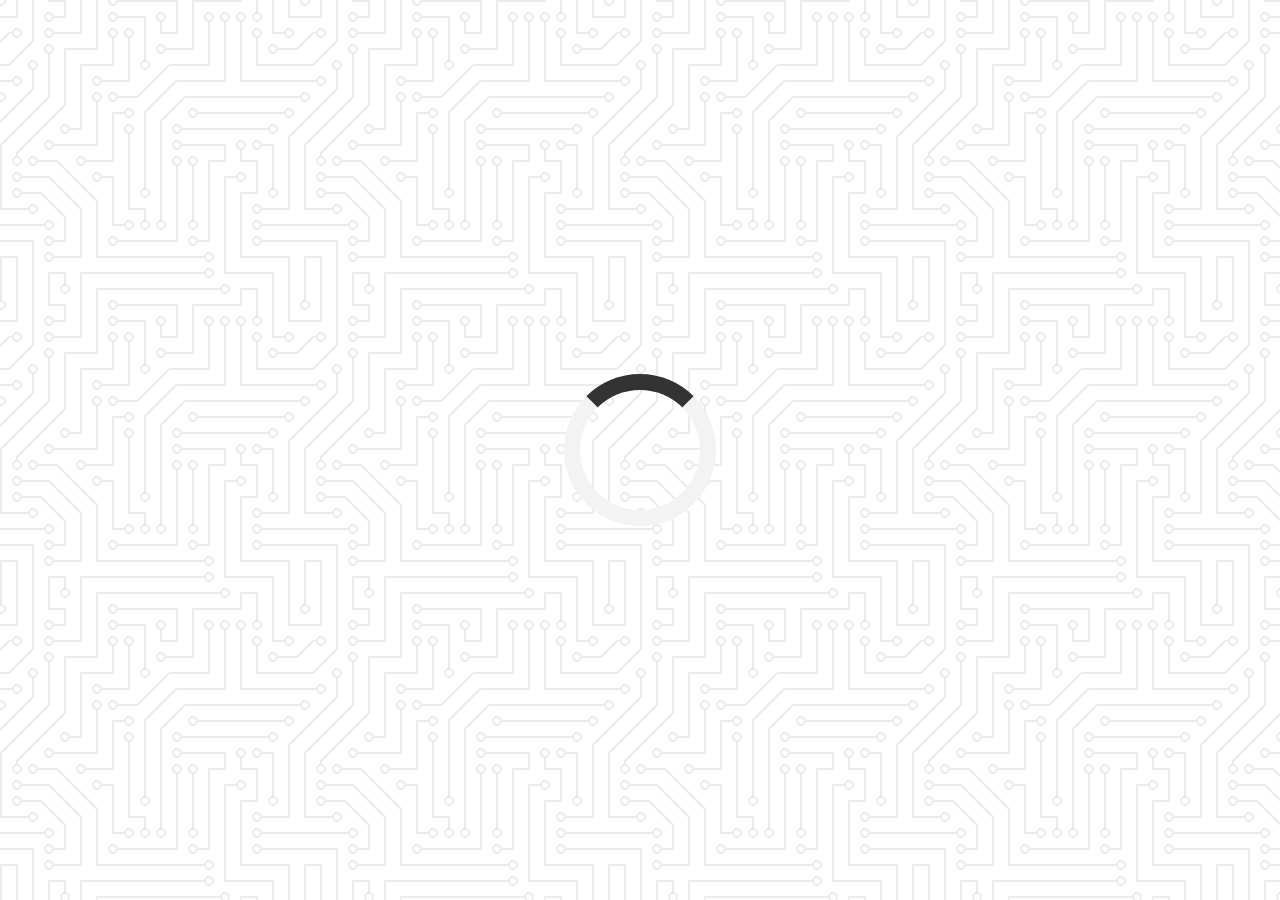
<file: 001-quote-generator/index.html>
<!DOCTYPE html>
<html lang="en">
  <head>
    <meta charset="UTF-8" />
    <meta name="viewport" content="width=device-width, initial-scale=1.0" />
    <title>Quote Generator</title>
    <link rel="icon" type="image/png" href="../000 - Template/favicon.png" />
    <link
      rel="stylesheet"
      href="https://cdnjs.cloudflare.com/ajax/libs/font-awesome/5.10.2/css/all.min.css"
    />
    <link rel="stylesheet" href="style.css" />
  </head>
  <body>
    <div class="quote-container">
      <!-- Quote -->
      <div class="quote-text">
        <i class="fas fa-quote-left"></i>
        <span class="quote"></span>
      </div>

      <!-- Author -->
      <div class="quote-author">
        <span class="author"></span>
      </div>

      <!-- Btns -->
      <div class="btns-container">
        <button class="twitter" title="Tweet this!">
          <i class="fab fa-twitter"></i>
        </button>
        <button class="new-quote">New Quote</button>
      </div>
    </div>

    <div class="loader"></div>

    <script src="script.js"></script>
  </body>
</html>
</file>
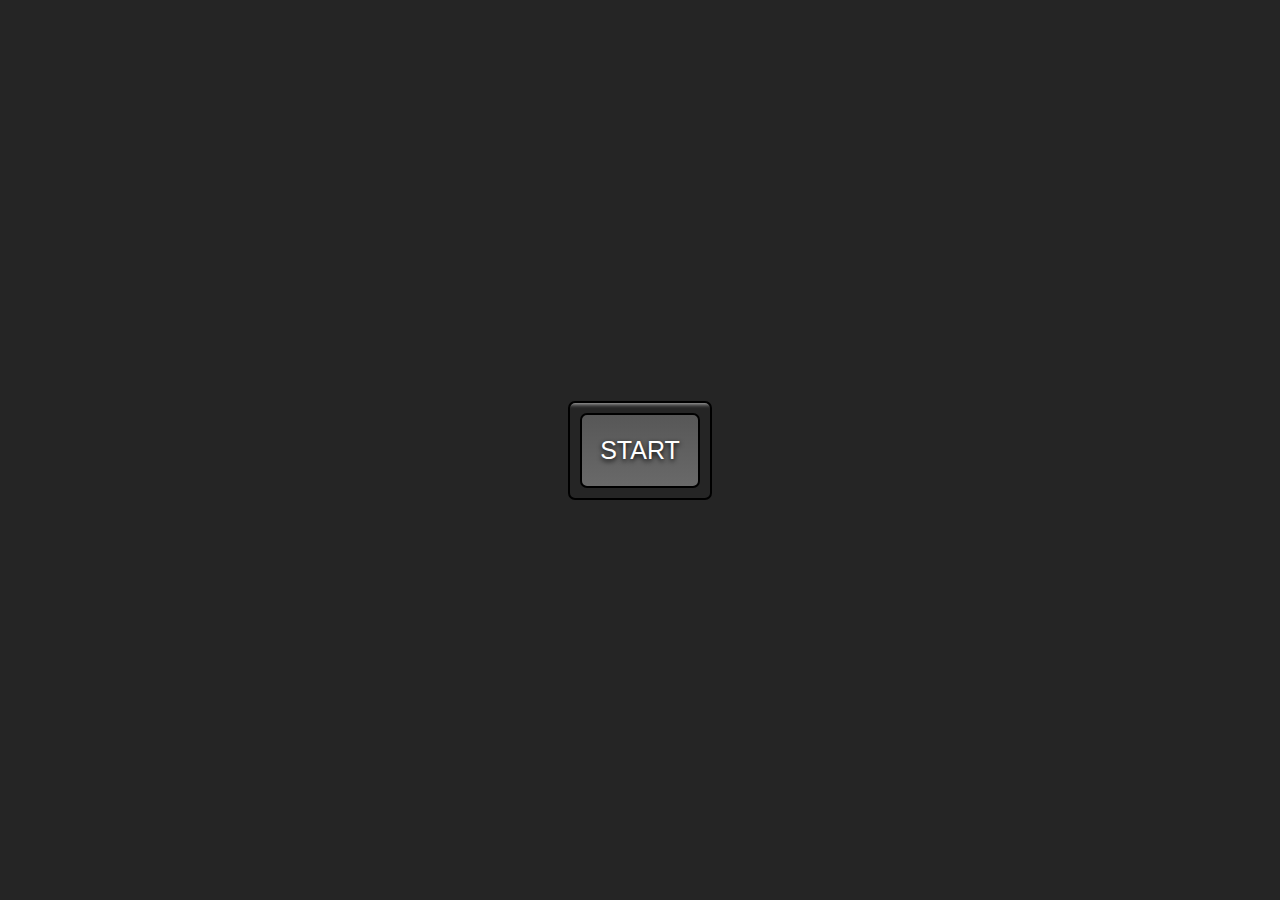
<file: 003 - Picture in picture/index.html>
<!DOCTYPE html>
<html lang="en">
  <head>
    <meta charset="UTF-8" />
    <meta name="viewport" content="width=device-width, initial-scale=1.0" />
    <title>Template</title>
    <link rel="icon" type="image/png" href="../000 - Template/favicon.png" />
    <link rel="stylesheet" href="style.css" />
  </head>
  <video id="video" controls height="360" width="640" hidden></video>
  <div class="btn-container">
    <button id="btn">Start</button>
  </div>

  <body>
    <script src="script.js"></script>
  </body>
</html>
</file>
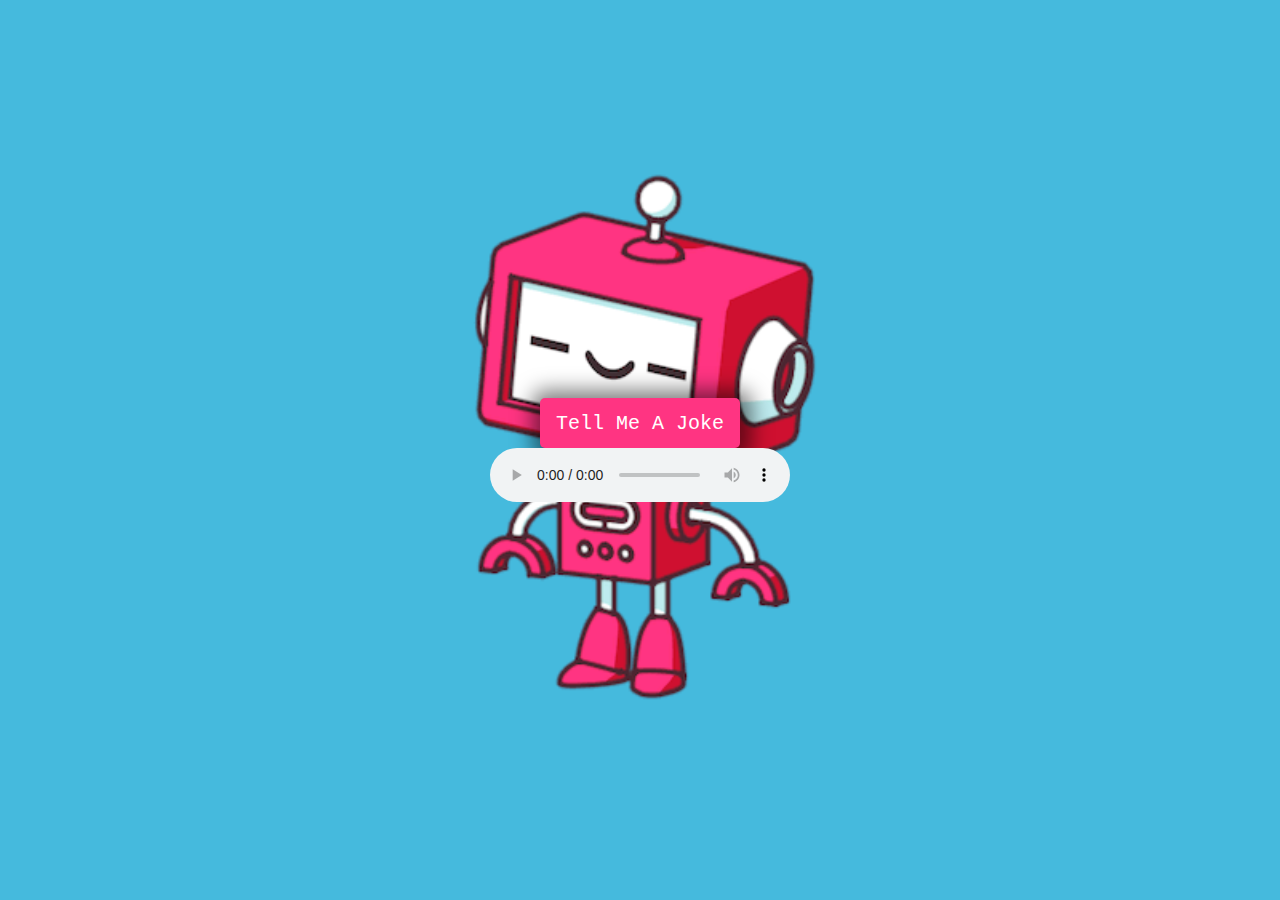
<file: 004-joke-teller/index.html>
<!DOCTYPE html>
<html lang="en">
  <head>
    <meta charset="UTF-8" />
    <meta name="viewport" content="width=device-width, initial-scale=1.0" />
    <title>Joke teller</title>
    <link rel="icon" type="image/png" href="favicon.png" />
    <link rel="stylesheet" href="style.css" />
  </head>
  <body>
    <button>Tell Me A Joke</button>
    <audio controls></audio>

    <!-- Script -->
    <script src="script.js"></script>
  </body>
</html>
</file>
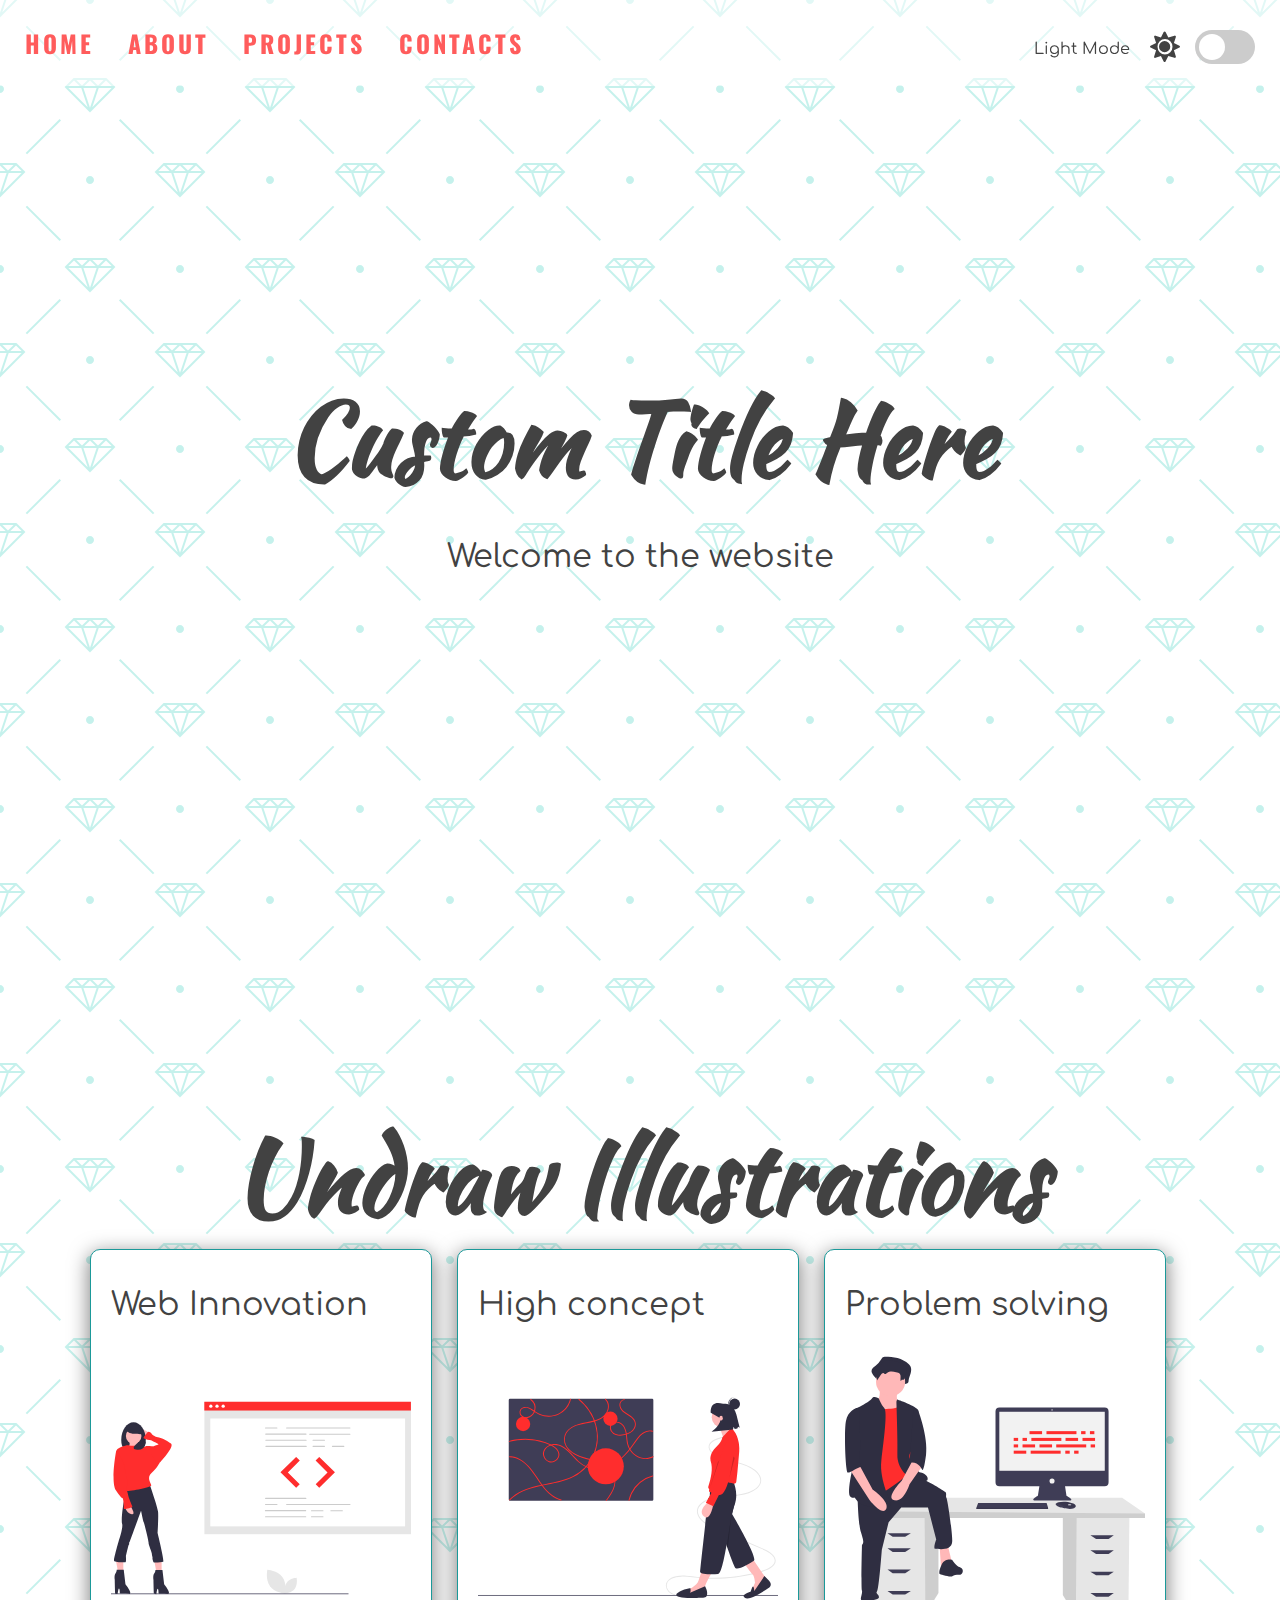
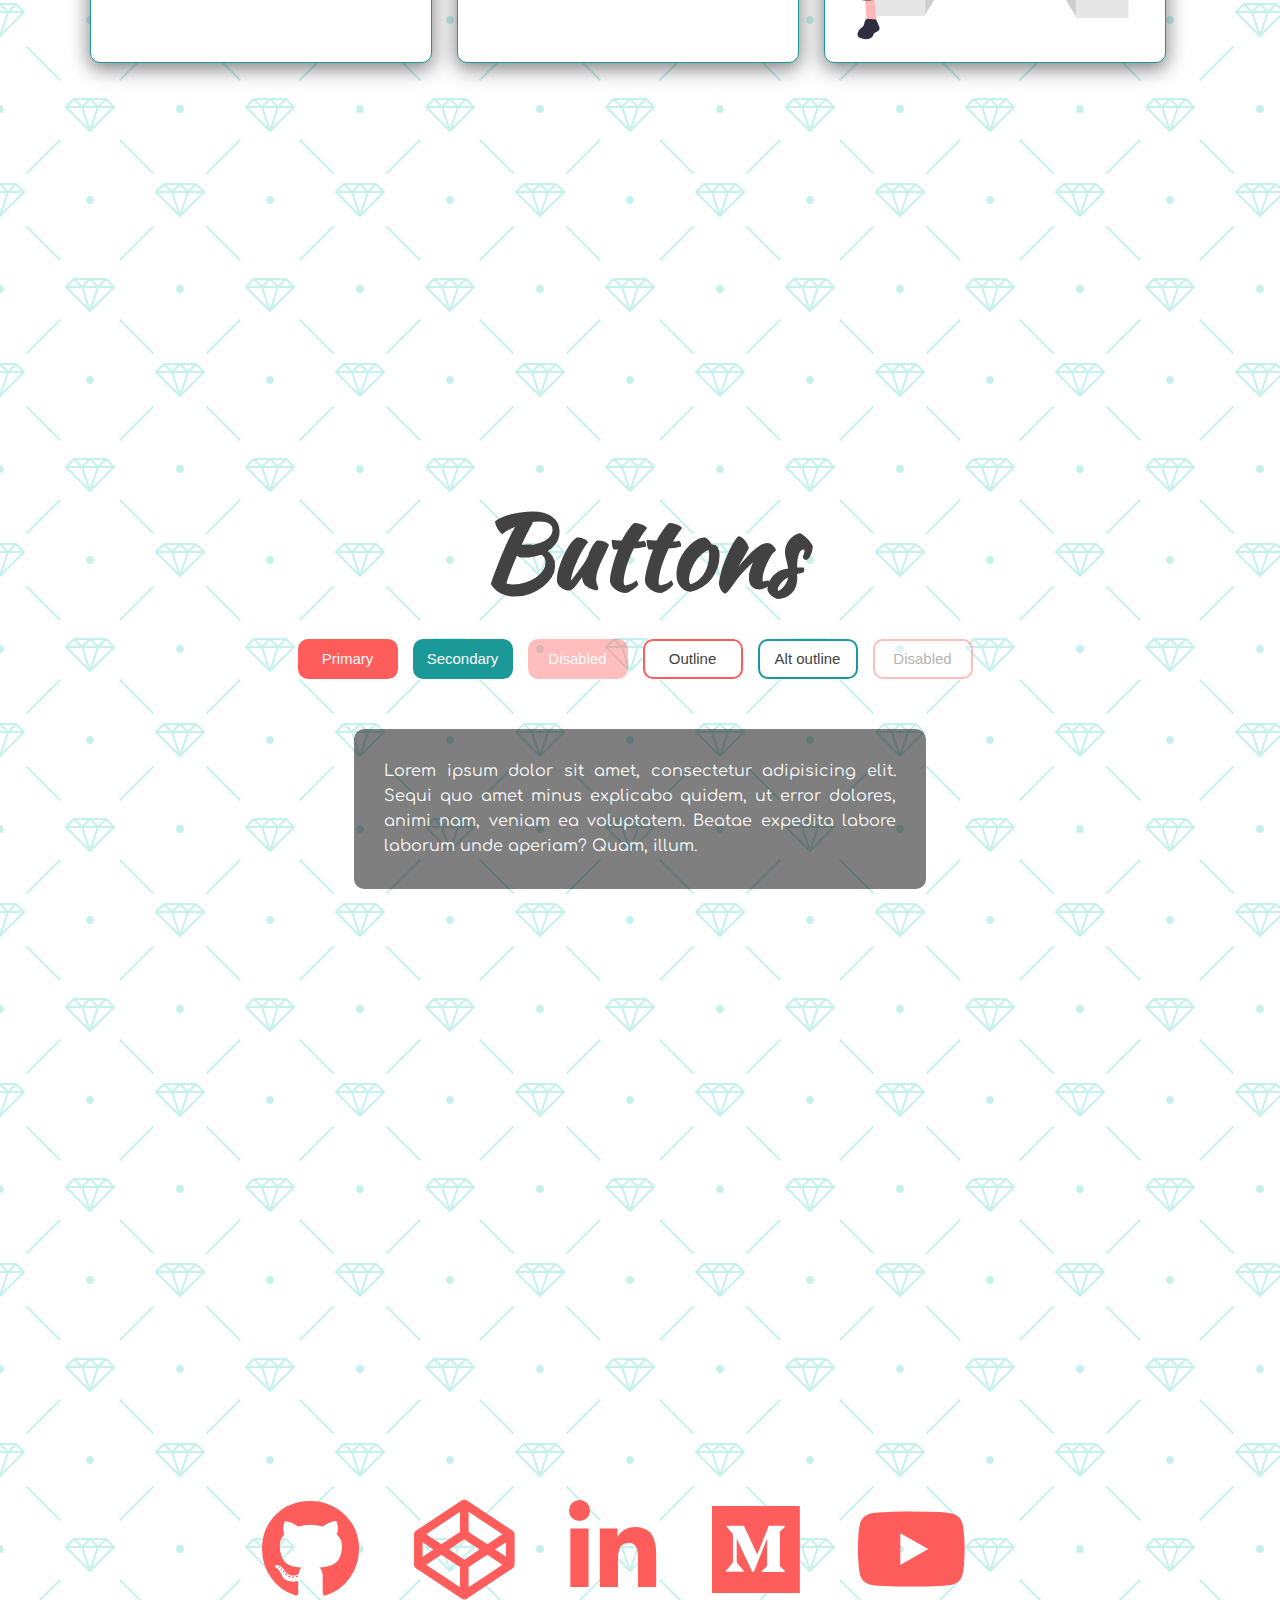
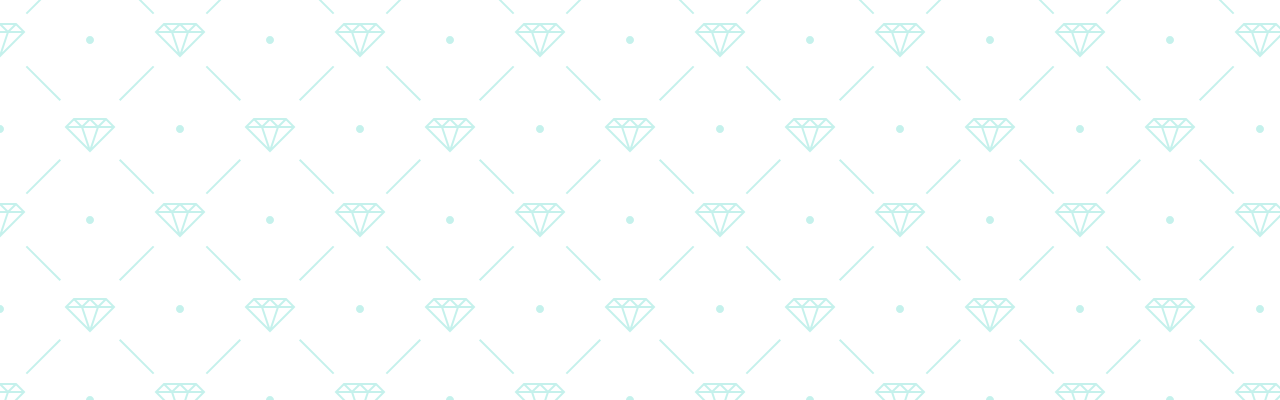
<file: 005-dark-mode/index.html>
<!DOCTYPE html>
<html lang="en">
  <head>
    <meta charset="UTF-8" />
    <meta name="viewport" content="width=device-width, initial-scale=1.0" />
    <title>Dark mode</title>
    <link rel="icon" type="image/png" href="favicon.png" />
    <link
      rel="stylesheet"
      href="https://cdnjs.cloudflare.com/ajax/libs/font-awesome/5.10.2/css/all.min.css"
    />
    <link rel="stylesheet" href="style.css" />
  </head>
  <body>
    <div class="theme-switch-wrapper">
      <span id="toggle-icon">
        <span class="toggle-text">Light Mode</span>
        <i class="fas fa-sun"></i>
      </span>
      <label class="theme-switch">
        <input type="checkbox" />
        <div class="slider round"></div>
      </label>
    </div>

    <nav class="nav" id="nav">
      <a href="#home">HOME</a>
      <a href="#about">ABOUT</a>
      <a href="#projects">PROJECTS</a>
      <a href="#contacts">CONTACTS</a>
    </nav>

    <section class="home" id="home">
      <div class="title-group">
        <h1>Custom Title Here</h1>
        <h2>Welcome to the website</h2>
      </div>
    </section>

    <section id="about">
      <h1>Undraw Illustrations</h1>
      <div class="about-container">
        <div class="image-container">
          <h2>Web Innovation</h2>
          <img
            src="img/undraw_proud_coder_light.svg"
            alt="Proud coder"
            id="image1"
          />
        </div>
        <div class="image-container">
          <h2>High concept</h2>
          <img
            src="img/undraw_conceptual_idea_light.svg"
            alt="Conceptual idea"
            id="image2"
          />
        </div>
        <div class="image-container">
          <h2>Problem solving</h2>
          <img
            src="img/undraw_feeling_proud_light.svg"
            alt="Feeling proud"
            id="image3"
          />
        </div>
      </div>
    </section>

    <section id="projects">
      <h1>Buttons</h1>
      <div class="buttons">
        <button class="primary">Primary</button>
        <button class="secondary">Secondary</button>
        <button class="primary" disabled>Disabled</button>
        <button class="outline">Outline</button>
        <button class="secondary outline">Alt outline</button>
        <button class="outline" disabled>Disabled</button>
      </div>
      <div class="text-box" id="text-box">
        <p>
          Lorem ipsum dolor sit amet, consectetur adipisicing elit. Sequi quo
          amet minus explicabo quidem, ut error dolores, animi nam, veniam ea
          voluptatem. Beatae expedita labore laborum unde aperiam? Quam, illum.
        </p>
      </div>
    </section>

    <section id="contacts">
      <div class="social-icons">
        <i class="fab fa-github"></i>
        <i class="fab fa-codepen"></i>
        <i class="fab fa-linkedin-in"></i>
        <i class="fab fa-medium"></i>
        <i class="fab fa-youtube"></i>
      </div>
    </section>

    <!-- Script -->
    <script src="script.js"></script>
  </body>
</html>
</file>
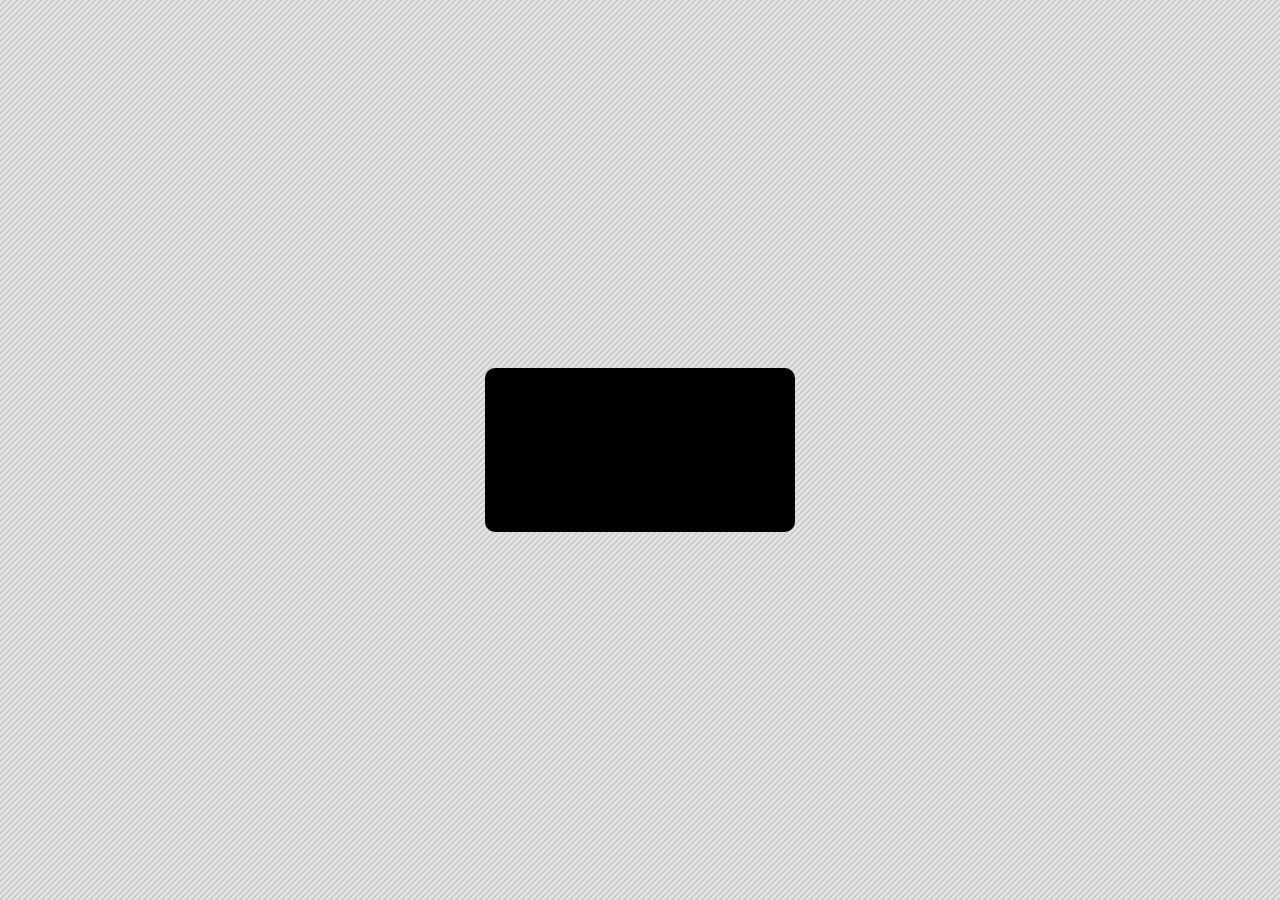
<file: 008-video-player/index.html>
<!DOCTYPE html>
<html lang="en">
  <head>
    <meta charset="UTF-8" />
    <meta name="viewport" content="width=device-width, initial-scale=1.0" />
    <title>Custom Video Player</title>
    <link rel="icon" type="image/png" href="../000 - Template/favicon.png" />
    <link
      rel="stylesheet"
      href="https://cdnjs.cloudflare.com/ajax/libs/font-awesome/5.10.2/css/all.min.css"
    />
    <link rel="stylesheet" href="style.css" />
  </head>
  <body>
    <!-- Car Racing (1080P)-->
    <!-- https://pixabay.com/videos/download/video-41758_source.mp4?attachment -->
    <!-- Lake (4K) -->
    <!-- https://pixabay.com/videos/download/video-28745_source.mp4?attachment -->
    <!-- Ocean (720P)-->
    <!-- https://pixabay.com/videos/download/video-31377_tiny.mp4?attachment -->
    <div class="player">
      <video
        src="https://pixabay.com/videos/download/video-41758_source.mp4?attachment"
        class="video"
        playsinline
      ></video>

      <!-- Show controld -->
      <!-- prettier-ignore -->
      <div class="show-controls">

        <!-- Controls Container -->
        <div class="controls-container">
            
          <!-- Prohress bar -->
          <div class="progress-range" title="Seek">
            <div class="progress-bar"></div>
          </div>

          <!-- Controls -->
          <div class="control-group">

            <!-- Left controls -->
            <div class="controls-left">
                <div class="play-controls">
                    <i class="fas fa-play" title="Play" id="play-btn"></i>
                </div>
                <div class="volume">
                    <div class="volume-icon">
                        <i class="fas fa-volume-up" title="Mute" id="volume-icon"></i>
                    </div>
                    <div class="volume-range" title="Change volume">
                        <div class="volume-bar"></div>
                    </div>
                </div>
            </div>

            <!-- Right controls -->
            <div class="controls-right">
                <div class="speed" title="Playback rate">
                    <select name="playbackrate" class="player-speed">
                        <option value="0.5">0.5 x</option>
                        <option value="0.75">0.75 x</option>
                        <option value="1" selected>1 x</option>
                        <option value="1.25">1.25 x</option>
                        <option value="1.5">1.5 x</option>
                        <option value="1.75">1.75 x</option>
                        <option value="2">2 x</option>
                    </select>
                </div>
                <div class="time">
                    <span class="time-elapsed">00:00</span>
                    <span> / </span>
                    <span class="time-duration">00:00</span>
                </div>
                <div class="fullscreen">
                    <i class="fas fa-expand"></i>
                </div>
             </div>
          </div>

        </div>
      </div>
    </div>

    <!-- Script -->
    <script src="script.js"></script>
  </body>
</html>
</file>
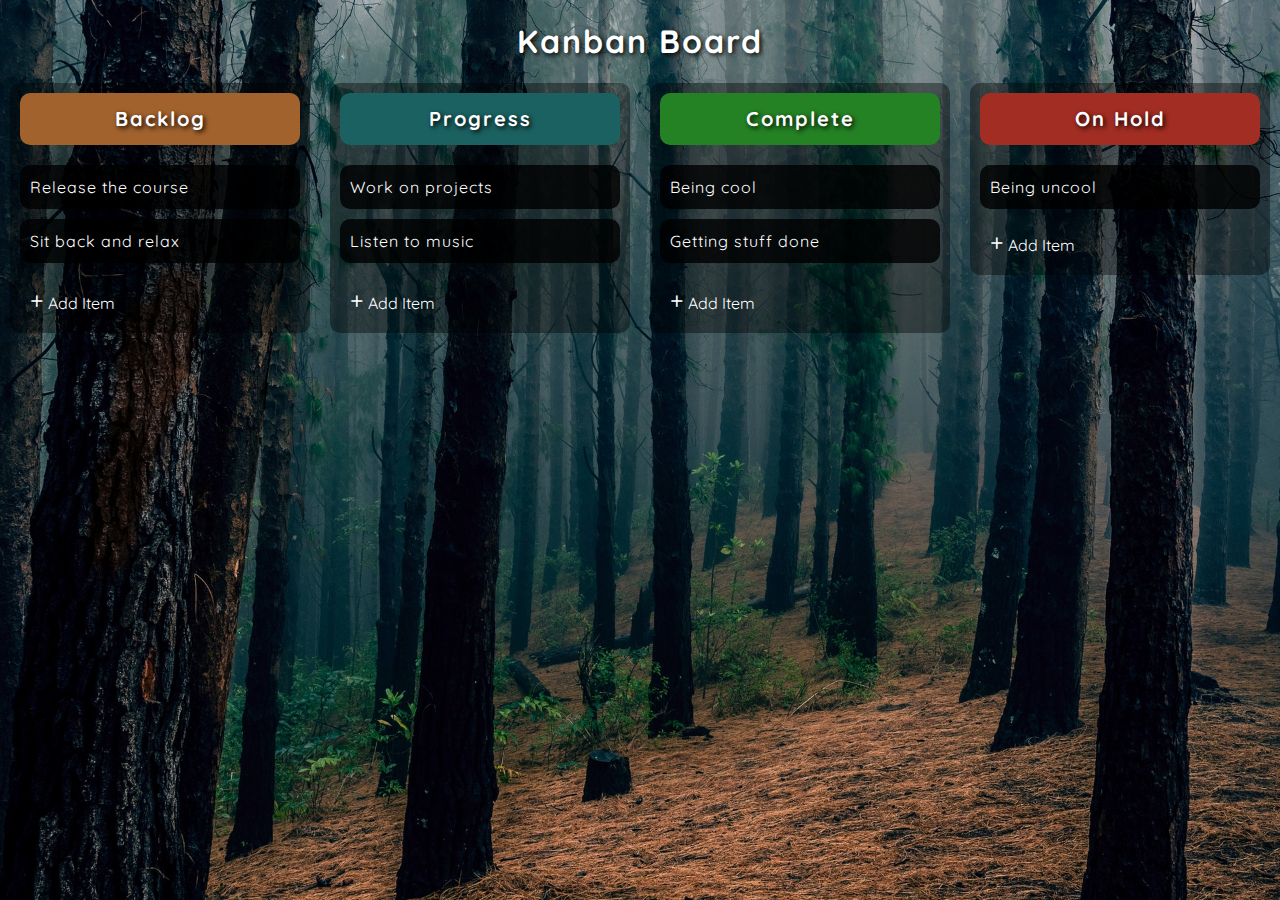
<file: 009-drag-and-drop/index.html>
<!DOCTYPE html>
<html lang="en">
  <head>
    <meta charset="UTF-8" />
    <meta name="viewport" content="width=device-width, initial-scale=1.0" />
    <title>Drag and Drop</title>
    <link rel="icon" type="image/png" href="favicon.png" />
    <link rel="stylesheet" href="style.css" />
  </head>
  <body>
    <h1 class="main-title">Kanban Board</h1>
    <div class="darg-container">
      <ul class="drag-list">
        <!-- BACKLOG COLUMN -->
        <li class="drag-column backlog-column">
          <span class="header">
            <h1>Backlog</h1>
          </span>
          <!-- BACKLOG CONTENT -->
          <div id="backlog-content" class="custom-scroll">
            <ul
              ondrop="drop(event)"
              ondragover="allowDrop(event)"
              ondragenter="dragEnter(0)"
              class="drag-item-list"
              id="backlog-list"></ul>
          </div>
          <!-- ADD BTN GROUP -->
          <div class="add-btn-group">
            <div class="add-btn">
              <span class="plus-sign">+</span>
              <span>Add Item</span>
            </div>
            <div class="add-btn solid">
              <span>Save Item</span>
            </div>
            <div class="add-container">
              <div class="add-item"></div>
            </div>
          </div>
        </li>

        <!-- PROGRESS COLUMN -->
        <li class="drag-column progress-column">
          <span class="header">
            <h1>Progress</h1>
          </span>
          <!-- PROGRESS CONTENT -->
          <div id="progress-content" class="custom-scroll">
            <ul
              ondrop="drop(event)"
              ondragover="allowDrop(event)"
              ondragenter="dragEnter(1)"
              class="drag-item-list"
              id="progress-list"></ul>
          </div>
          <!-- ADD BTN GROUP -->
          <div class="add-btn-group">
            <div class="add-btn">
              <span class="plus-sign">+</span>
              <span>Add Item</span>
            </div>
            <div class="add-btn solid">
              <span>Save Item</span>
            </div>
            <div class="add-container">
              <div class="add-item"></div>
            </div>
          </div>
        </li>

        <!-- COMPLETE COLUMN -->
        <li class="drag-column complete-column">
          <span class="header">
            <h1>Complete</h1>
          </span>
          <!-- COMPLETE CONTENT -->
          <div id="complete-content" class="custom-scroll">
            <ul
              ondrop="drop(event)"
              ondragover="allowDrop(event)"
              ondragenter="dragEnter(2)"
              class="drag-item-list"
              id="complete-list"></ul>
          </div>
          <!-- ADD BTN GROUP -->
          <div class="add-btn-group">
            <div class="add-btn">
              <span class="plus-sign">+</span>
              <span>Add Item</span>
            </div>
            <div class="add-btn solid">
              <span>Save Item</span>
            </div>
            <div class="add-container">
              <div class="add-item"></div>
            </div>
          </div>
        </li>

        <!-- ON HOLD COLUMN -->
        <li class="drag-column on-hold-column">
          <span class="header">
            <h1>On Hold</h1>
          </span>
          <!--ON HOLD CONTENT -->
          <div id="on-hold-content" class="custom-scroll">
            <ul
              ondrop="drop(event)"
              ondragover="allowDrop(event)"
              ondragenter="dragEnter(3)"
              class="drag-item-list"
              id="on-hold-list"></ul>
          </div>
          <!-- ADD BTN GROUP -->
          <div class="add-btn-group">
            <div class="add-btn">
              <span class="plus-sign">+</span>
              <span>Add Item</span>
            </div>
            <div class="add-btn solid">
              <span>Save Item</span>
            </div>
            <div class="add-container">
              <div class="add-item"></div>
            </div>
          </div>
        </li>
      </ul>
    </div>
    <!-- Script -->
    <script src="script.js"></script>
  </body>
</html>
</file>
<file: 001-quote-generator/style.css>
@import url('https://fonts.googleapis.com/css2?family=Montserrat:ital,wght@0,100..900;1,100..900&display=swap');

html {
  box-sizing: border-box;
}

body {
  margin: 0;
  min-height: 100vh;
  background-color: #ffffff;
  background-image: url("data:image/svg+xml,%3Csvg xmlns='http://www.w3.org/2000/svg' viewBox='0 0 304 304' width='304' height='304'%3E%3Cpath fill='%23000000' fill-opacity='0.08' d='M44.1 224a5 5 0 1 1 0 2H0v-2h44.1zm160 48a5 5 0 1 1 0 2H82v-2h122.1zm57.8-46a5 5 0 1 1 0-2H304v2h-42.1zm0 16a5 5 0 1 1 0-2H304v2h-42.1zm6.2-114a5 5 0 1 1 0 2h-86.2a5 5 0 1 1 0-2h86.2zm-256-48a5 5 0 1 1 0 2H0v-2h12.1zm185.8 34a5 5 0 1 1 0-2h86.2a5 5 0 1 1 0 2h-86.2zM258 12.1a5 5 0 1 1-2 0V0h2v12.1zm-64 208a5 5 0 1 1-2 0v-54.2a5 5 0 1 1 2 0v54.2zm48-198.2V80h62v2h-64V21.9a5 5 0 1 1 2 0zm16 16V64h46v2h-48V37.9a5 5 0 1 1 2 0zm-128 96V208h16v12.1a5 5 0 1 1-2 0V210h-16v-76.1a5 5 0 1 1 2 0zm-5.9-21.9a5 5 0 1 1 0 2H114v48H85.9a5 5 0 1 1 0-2H112v-48h12.1zm-6.2 130a5 5 0 1 1 0-2H176v-74.1a5 5 0 1 1 2 0V242h-60.1zm-16-64a5 5 0 1 1 0-2H114v48h10.1a5 5 0 1 1 0 2H112v-48h-10.1zM66 284.1a5 5 0 1 1-2 0V274H50v30h-2v-32h18v12.1zM236.1 176a5 5 0 1 1 0 2H226v94h48v32h-2v-30h-48v-98h12.1zm25.8-30a5 5 0 1 1 0-2H274v44.1a5 5 0 1 1-2 0V146h-10.1zm-64 96a5 5 0 1 1 0-2H208v-80h16v-14h-42.1a5 5 0 1 1 0-2H226v18h-16v80h-12.1zm86.2-210a5 5 0 1 1 0 2H272V0h2v32h10.1zM98 101.9V146H53.9a5 5 0 1 1 0-2H96v-42.1a5 5 0 1 1 2 0zM53.9 34a5 5 0 1 1 0-2H80V0h2v34H53.9zm60.1 3.9V66H82v64H69.9a5 5 0 1 1 0-2H80V64h32V37.9a5 5 0 1 1 2 0zM101.9 82a5 5 0 1 1 0-2H128V37.9a5 5 0 1 1 2 0V82h-28.1zm16-64a5 5 0 1 1 0-2H146v44.1a5 5 0 1 1-2 0V18h-26.1zm102.2 270a5 5 0 1 1 0 2H98v14h-2v-16h124.1zM242 149.9V160h16v34h-16v62h48v48h-2v-46h-48v-66h16v-30h-16v-12.1a5 5 0 1 1 2 0zM53.9 18a5 5 0 1 1 0-2H64V2H48V0h18v18H53.9zm112 32a5 5 0 1 1 0-2H192V0h50v2h-48v48h-28.1zm-48-48a5 5 0 0 1-9.8-2h2.07a3 3 0 1 0 5.66 0H178v34h-18V21.9a5 5 0 1 1 2 0V32h14V2h-58.1zm0 96a5 5 0 1 1 0-2H137l32-32h39V21.9a5 5 0 1 1 2 0V66h-40.17l-32 32H117.9zm28.1 90.1a5 5 0 1 1-2 0v-76.51L175.59 80H224V21.9a5 5 0 1 1 2 0V82h-49.59L146 112.41v75.69zm16 32a5 5 0 1 1-2 0v-99.51L184.59 96H300.1a5 5 0 0 1 3.9-3.9v2.07a3 3 0 0 0 0 5.66v2.07a5 5 0 0 1-3.9-3.9H185.41L162 121.41v98.69zm-144-64a5 5 0 1 1-2 0v-3.51l48-48V48h32V0h2v50H66v55.41l-48 48v2.69zM50 53.9v43.51l-48 48V208h26.1a5 5 0 1 1 0 2H0v-65.41l48-48V53.9a5 5 0 1 1 2 0zm-16 16V89.41l-34 34v-2.82l32-32V69.9a5 5 0 1 1 2 0zM12.1 32a5 5 0 1 1 0 2H9.41L0 43.41V40.6L8.59 32h3.51zm265.8 18a5 5 0 1 1 0-2h18.69l7.41-7.41v2.82L297.41 50H277.9zm-16 160a5 5 0 1 1 0-2H288v-71.41l16-16v2.82l-14 14V210h-28.1zm-208 32a5 5 0 1 1 0-2H64v-22.59L40.59 194H21.9a5 5 0 1 1 0-2H41.41L66 216.59V242H53.9zm150.2 14a5 5 0 1 1 0 2H96v-56.6L56.6 162H37.9a5 5 0 1 1 0-2h19.5L98 200.6V256h106.1zm-150.2 2a5 5 0 1 1 0-2H80v-46.59L48.59 178H21.9a5 5 0 1 1 0-2H49.41L82 208.59V258H53.9zM34 39.8v1.61L9.41 66H0v-2h8.59L32 40.59V0h2v39.8zM2 300.1a5 5 0 0 1 3.9 3.9H3.83A3 3 0 0 0 0 302.17V256h18v48h-2v-46H2v42.1zM34 241v63h-2v-62H0v-2h34v1zM17 18H0v-2h16V0h2v18h-1zm273-2h14v2h-16V0h2v16zm-32 273v15h-2v-14h-14v14h-2v-16h18v1zM0 92.1A5.02 5.02 0 0 1 6 97a5 5 0 0 1-6 4.9v-2.07a3 3 0 1 0 0-5.66V92.1zM80 272h2v32h-2v-32zm37.9 32h-2.07a3 3 0 0 0-5.66 0h-2.07a5 5 0 0 1 9.8 0zM5.9 0A5.02 5.02 0 0 1 0 5.9V3.83A3 3 0 0 0 3.83 0H5.9zm294.2 0h2.07A3 3 0 0 0 304 3.83V5.9a5 5 0 0 1-3.9-5.9zm3.9 300.1v2.07a3 3 0 0 0-1.83 1.83h-2.07a5 5 0 0 1 3.9-3.9zM97 100a3 3 0 1 0 0-6 3 3 0 0 0 0 6zm0-16a3 3 0 1 0 0-6 3 3 0 0 0 0 6zm16 16a3 3 0 1 0 0-6 3 3 0 0 0 0 6zm16 16a3 3 0 1 0 0-6 3 3 0 0 0 0 6zm0 16a3 3 0 1 0 0-6 3 3 0 0 0 0 6zm-48 32a3 3 0 1 0 0-6 3 3 0 0 0 0 6zm16 16a3 3 0 1 0 0-6 3 3 0 0 0 0 6zm32 48a3 3 0 1 0 0-6 3 3 0 0 0 0 6zm-16 16a3 3 0 1 0 0-6 3 3 0 0 0 0 6zm32-16a3 3 0 1 0 0-6 3 3 0 0 0 0 6zm0-32a3 3 0 1 0 0-6 3 3 0 0 0 0 6zm16 32a3 3 0 1 0 0-6 3 3 0 0 0 0 6zm32 16a3 3 0 1 0 0-6 3 3 0 0 0 0 6zm0-16a3 3 0 1 0 0-6 3 3 0 0 0 0 6zm-16-64a3 3 0 1 0 0-6 3 3 0 0 0 0 6zm16 0a3 3 0 1 0 0-6 3 3 0 0 0 0 6zm16 96a3 3 0 1 0 0-6 3 3 0 0 0 0 6zm0 16a3 3 0 1 0 0-6 3 3 0 0 0 0 6zm16 16a3 3 0 1 0 0-6 3 3 0 0 0 0 6zm16-144a3 3 0 1 0 0-6 3 3 0 0 0 0 6zm0 32a3 3 0 1 0 0-6 3 3 0 0 0 0 6zm16-32a3 3 0 1 0 0-6 3 3 0 0 0 0 6zm16-16a3 3 0 1 0 0-6 3 3 0 0 0 0 6zm-96 0a3 3 0 1 0 0-6 3 3 0 0 0 0 6zm0 16a3 3 0 1 0 0-6 3 3 0 0 0 0 6zm16-32a3 3 0 1 0 0-6 3 3 0 0 0 0 6zm96 0a3 3 0 1 0 0-6 3 3 0 0 0 0 6zm-16-64a3 3 0 1 0 0-6 3 3 0 0 0 0 6zm16-16a3 3 0 1 0 0-6 3 3 0 0 0 0 6zm-32 0a3 3 0 1 0 0-6 3 3 0 0 0 0 6zm0-16a3 3 0 1 0 0-6 3 3 0 0 0 0 6zm-16 0a3 3 0 1 0 0-6 3 3 0 0 0 0 6zm-16 0a3 3 0 1 0 0-6 3 3 0 0 0 0 6zm-16 0a3 3 0 1 0 0-6 3 3 0 0 0 0 6zM49 36a3 3 0 1 0 0-6 3 3 0 0 0 0 6zm-32 0a3 3 0 1 0 0-6 3 3 0 0 0 0 6zm32 16a3 3 0 1 0 0-6 3 3 0 0 0 0 6zM33 68a3 3 0 1 0 0-6 3 3 0 0 0 0 6zm16-48a3 3 0 1 0 0-6 3 3 0 0 0 0 6zm0 240a3 3 0 1 0 0-6 3 3 0 0 0 0 6zm16 32a3 3 0 1 0 0-6 3 3 0 0 0 0 6zm-16-64a3 3 0 1 0 0-6 3 3 0 0 0 0 6zm0 16a3 3 0 1 0 0-6 3 3 0 0 0 0 6zm-16-32a3 3 0 1 0 0-6 3 3 0 0 0 0 6zm80-176a3 3 0 1 0 0-6 3 3 0 0 0 0 6zm16 0a3 3 0 1 0 0-6 3 3 0 0 0 0 6zm-16-16a3 3 0 1 0 0-6 3 3 0 0 0 0 6zm32 48a3 3 0 1 0 0-6 3 3 0 0 0 0 6zm16-16a3 3 0 1 0 0-6 3 3 0 0 0 0 6zm0-32a3 3 0 1 0 0-6 3 3 0 0 0 0 6zm112 176a3 3 0 1 0 0-6 3 3 0 0 0 0 6zm-16 16a3 3 0 1 0 0-6 3 3 0 0 0 0 6zm0 16a3 3 0 1 0 0-6 3 3 0 0 0 0 6zm0 16a3 3 0 1 0 0-6 3 3 0 0 0 0 6zM17 180a3 3 0 1 0 0-6 3 3 0 0 0 0 6zm0 16a3 3 0 1 0 0-6 3 3 0 0 0 0 6zm0-32a3 3 0 1 0 0-6 3 3 0 0 0 0 6zm16 0a3 3 0 1 0 0-6 3 3 0 0 0 0 6zM17 84a3 3 0 1 0 0-6 3 3 0 0 0 0 6zm32 64a3 3 0 1 0 0-6 3 3 0 0 0 0 6zm16-16a3 3 0 1 0 0-6 3 3 0 0 0 0 6z'%3E%3C/path%3E%3C/svg%3E");
  color: black;
  font-family: Montserrat, sans-serif;
  font-weight: 700;
  text-align: center;
  display: flex;
  align-items: center;
  justify-content: center;
}

.quote-container {
  width: auto;
  max-width: 900px;
  padding: 20px 30px;
  border-radius: 10px;
  margin: 10px;
  background-color: rgba(255, 255, 255, 0.4);
  box-shadow: 5px 10px 10px 10px rgba(0, 0, 0, 0.2);
}

.quote-text {
  font-size: 2.75rem;

  @media only screen and (max-width: 1000px) {
    font-size: 2.5rem;
  }
}

.long-quote {
  font-size: 2rem;
}

.fa-quote-left {
  font-size: 4rem;
}

.quote-author {
  margin-top: 15px;
  font-size: 2rem;
  font-weight: 400;
  font-style: italic;
}

.btns-container {
  margin-top: 15px;
  display: flex;
  justify-content: space-around;
}

button {
  cursor: pointer;
  font-size: 1.2rem;
  height: 2.5rem;
  border: none;
  border-radius: 10px;
  color: white;
  background: #333;
  padding: 0.5rem 1.8rem;
  box-shadow: 0 0.3rem rgba(121, 121, 121, 0.65);
  transition: 0.05s;
}

button:hover {
  filter: brightness(115%);
}

button:active {
  transform: translateY(0.3rem);
  box-shadow: 0 0.1rem rgba(121, 121, 121, 0.65);
}

.twitter-button:hover {
  color: #38a1f3;
}

.fa-twitter {
  font-size: 1.5rem;
}

.loader {
  border: 16px solid #f3f3f3;
  border-top: 16px solid #333;
  border-radius: 50%;
  width: 120px;
  height: 120px;
  animation: spin 2s linear infinite;
}

@keyframes spin {
  0% {
    transform: rotate(0deg);
  }
  100% {
    transform: rotate(360deg);
  }
}
</file>
<file: 003 - Picture in picture/style.css>
@import url('https://fonts.googleapis.com/css2?family=Barlow+Condensed:ital,wght@0,100;0,200;0,300;0,400;0,500;0,600;0,700;0,800;0,900;1,100;1,200;1,300;1,400;1,500;1,600;1,700;1,800;1,900&display=swap');

html {
  box-sizing: border-box;
}

body {
  margin: 0;
  height: 100vh;
  display: flex;
  justify-content: center;
  align-items: center;
  background-color: #252525;
  font-family: Barlow, sans-serif;
}

.btn-container {
  border: 2px solid black;
  padding: 10px;
  border-radius: 7px;
  box-shadow: inset 0 20px 4px -19px rgba(255, 255, 255, 0.7);
}

#btn {
  cursor: pointer;
  outline: none;
  width: 120px;
  height: 75px;
  font-family: inherit;
  font-size: 25px;
  color: white;
  text-transform: uppercase;
  text-shadow: 0 2px 5px black;
  background: linear-gradient(to top, #696969, #575757);
  border: 2px solid black;
  border-radius: 7px;
  box-shadow: inset 0 20px 4px -19px rgba(255, 255, 255, 0.4), 0,
    12px 12px 0 rgba(0, 0, 0, 0.3);
  transition: all 0.1s;
}

#btn:hover {
  background: linear-gradient(to bottom, #696969, #575757);
}

#btn:active {
  transform: translateY(3px);
  box-shadow: 0 6px 6px 0 rgba(0, 0, 0, 0.3);
}
</file>
<file: 004-joke-teller/style.css>
/* ROBOT.GIF from Giphy - https://giphy.com/gifs/robot-cinema-4d-eyedesyn-3o7abtn7DuREEpsyWY */

html {
  box-sizing: border-box;
}

body {
  margin: 0;
  height: 100vh;
  display: flex;
  justify-content: center;
  align-items: center;
  flex-direction: column;
  background: url('./robot.gif');
  background-size: cover;
  background-repeat: no-repeat;
  background-position: center;
  font-family: 'Courier New', Courier, monospace;
}

button {
  cursor: pointer;
  width: 200px;
  height: 50px;
  font-family: inherit;
  font-size: 20px;
  color: white;
  background-color: #ff3482;
  border: none;
  border-radius: 5px;
  box-shadow: 2px 2px 20px 10px rgba(0, 0, 0, 0.5);
  transition: 0.05s;
}

button:hover {
  filter: brightness(95%);
}

button:active {
  transform: scale(98%);
}

button:disabled {
  cursor: default;
  filter: brightness(30%);
}
</file>
<file: 005-dark-mode/style.css>
@import url('https://fonts.googleapis.com/css2?family=Comfortaa:wght@300..700&family=Kaushan+Script&family=Oswald:wght@200..700&display=swap');

:root {
  --primary-color: rgb(255, 92, 92);
  --primary-variant: #ff2d2d;
  --secondary-color: #1b9999;
  --on-primary: rgb(250, 250, 250);
  --on-background: rgb(66, 66, 66);
  --on-background-alt: rgba(66, 66, 66, 0.7);
  --background: rgb(255, 255, 255);
  --box-shadow: 0 5px 20px 1px rgba(0, 0, 0, 0.5);
}

[data-theme='dark'] {
  --primary-color: rgb(150, 65, 255);
  --primary-variant: #6c63ff;
  --secondary-color: #03dac5;
  --on-primary: #000;
  --on-background: rgba(255, 255, 255, 0.9);
  --on-background-alt: rgba(255, 255, 255, 0.7);
  --background: #121212;
}

html {
  box-sizing: border-box;
  scroll-behavior: smooth;
}

body {
  margin: 0;
  color: var(--on-background);
  background-color: var(--background);
  font-family: Comfortaa, sans-serif;
  background-image: url("data:image/svg+xml,%3Csvg width='180' height='180' viewBox='0 0 180 180' xmlns='http://www.w3.org/2000/svg'%3E%3Cpath d='M81.28 88H68.413l19.298 19.298L81.28 88zm2.107 0h13.226L90 107.838 83.387 88zm15.334 0h12.866l-19.298 19.298L98.72 88zm-32.927-2.207L73.586 78h32.827l.5.5 7.294 7.293L115.414 87l-24.707 24.707-.707.707L64.586 87l1.207-1.207zm2.62.207L74 80.414 79.586 86H68.414zm16 0L90 80.414 95.586 86H84.414zm16 0L106 80.414 111.586 86h-11.172zm-8-6h11.173L98 85.586 92.414 80zM82 85.586L87.586 80H76.414L82 85.586zM17.414 0L.707 16.707 0 17.414V0h17.414zM4.28 0L0 12.838V0h4.28zm10.306 0L2.288 12.298 6.388 0h8.198zM180 17.414L162.586 0H180v17.414zM165.414 0l12.298 12.298L173.612 0h-8.198zM180 12.838L175.72 0H180v12.838zM0 163h16.413l.5.5 7.294 7.293L25.414 172l-8 8H0v-17zm0 10h6.613l-2.334 7H0v-7zm14.586 7l7-7H8.72l-2.333 7h8.2zM0 165.414L5.586 171H0v-5.586zM10.414 171L16 165.414 21.586 171H10.414zm-8-6h11.172L8 170.586 2.414 165zM180 163h-16.413l-7.794 7.793-1.207 1.207 8 8H180v-17zm-14.586 17l-7-7h12.865l2.333 7h-8.2zM180 173h-6.613l2.334 7H180v-7zm-21.586-2l5.586-5.586 5.586 5.586h-11.172zM180 165.414L174.414 171H180v-5.586zm-8 5.172l5.586-5.586h-11.172l5.586 5.586zM152.933 25.653l1.414 1.414-33.94 33.942-1.416-1.416 33.943-33.94zm1.414 127.28l-1.414 1.414-33.942-33.94 1.416-1.416 33.94 33.943zm-127.28 1.414l-1.414-1.414 33.94-33.942 1.416 1.416-33.943 33.94zm-1.414-127.28l1.414-1.414 33.942 33.94-1.416 1.416-33.94-33.943zM0 85c2.21 0 4 1.79 4 4s-1.79 4-4 4v-8zm180 0c-2.21 0-4 1.79-4 4s1.79 4 4 4v-8zM94 0c0 2.21-1.79 4-4 4s-4-1.79-4-4h8zm0 180c0-2.21-1.79-4-4-4s-4 1.79-4 4h8z' fill='%2340d1c0' fill-opacity='0.3' fill-rule='evenodd'/%3E%3C/svg%3E");
}

section {
  min-height: 100vh;
  display: flex;
  justify-content: center;
  align-items: center;
  flex-direction: column;
}

h1 {
  font-family: Kaushan Script, sans-serif;
  font-size: 100px;
  margin-bottom: 0;
  text-align: center;
}

h2 {
  color: var(on-background-alt);
  font-size: 32px;
  font-weight: normal;
}

/* Navigation */
nav {
  font-family: Oswald, sans-serif;
  z-index: 10;
  position: fixed;
  font-size: 24px;
  letter-spacing: 3px;
  padding: 25px;
  width: 100vw;
  background: rgb(255 255 255 / 50%);
}

a {
  margin-right: 25px;
  color: var(--primary-color);
  text-decoration: none;
  border-bottom: 3px solid transparent;
  font-weight: bold;
}

a:hover,
a:focus {
  color: var(--on-background);
  border-bottom: 3px solid;
}

/* Home Section */
.title-group {
  text-align: center;
}

/* About Section */
.about-container {
  display: flex;
}

.image-container {
  border: 1px solid var(--secondary-color);
  border-radius: 10px;
  padding: 10px 20px;
  margin-right: 25px;
  width: auto;
  background: var(--background);
  box-shadow: var(--box-shadow);
}

img {
  height: 300px;
  width: 300px;
}

/* Projects Section */
.buttons {
  margin-top: 15px;
  margin-bottom: 50px;
}

button {
  min-width: 100px;
  height: 40px;
  cursor: pointer;
  border-radius: 10px;
  margin-right: 10px;
  border: 2px solid var(--primary-color);
  font-size: 15px;
  outline: none;
}

button:disabled {
  opacity: 0.4;
  cursor: default;
}

button:hover:not(.outline) {
  filter: brightness(110%);
}

.primary {
  background: var(--primary-color);
  color: var(--on-primary);
}

.secondary {
  border: 2px solid var(--secondary-color);
}

.secondary,
.secondary:hover,
.outline.secondary:hover {
  background: var(--secondary-color);
  color: var(--on-primary);
}

.outline {
  background: var(--background);
  color: var(--on-background);
}

.outline:hover {
  background: var(--primary-color);
  color: var(--on-primary);
}

.text-box {
  width: 40%;
  text-align: justify;
  background: rgb(0 0 0 / 50%);
  color: var(--on-primary);
  border-radius: 10px;
  padding: 30px;
}

p {
  margin: 0;
  line-height: 25px;
}

/* Contact Section */
.fab {
  font-size: 100px;
  margin-right: 50px;
  cursor: pointer;
  color: var(--primary-color);
}

.fab:hover {
  color: var(--on-background);
}

/* Dark Mode Toggle */
.theme-switch-wrapper {
  display: flex;
  align-items: center;
  z-index: 100;
  position: fixed;
  right: 25px;
  top: 30px;
}

.theme-switch-wrapper span {
  margin-right: 10px;
  font-size: 1rem;
}

.toggle-text {
  position: relative;
  top: -4px;
  right: 5px;
  color: var(--on-background);
}

.theme-switch {
  display: inline-block;
  height: 34px;
  position: relative;
  width: 60px;
}

.theme-switch input {
  display: none;
}

.slider {
  background: #ccc;
  bottom: 0;
  cursor: pointer;
  left: 0;
  position: absolute;
  right: 0;
  top: 0;
  transition: 0.4s;
}

.slider::before {
  background: #fff;
  bottom: 4px;
  content: '';
  height: 26px;
  left: 4px;
  position: absolute;
  transition: 0.4s;
  width: 26px;
}

input:checked + .slider {
  background: var(--primary-color);
}

input:checked + .slider::before {
  transform: translateX(26px);
}

.slider.round {
  border-radius: 34px;
}

.slider.round::before {
  border-radius: 50%;
}

.fas {
  font-size: 30px;
  margin-right: 5px;
}
</file>
<file: 008-video-player/style.css>
:root {
  --primary-color: dodgerblue;
  --font-color: white;
}

html {
  box-sizing: border-box;
}

body {
  margin: 0;
  min-height: 100vh;
  background-color: #e3e3e3;
  background-image: url("data:image/svg+xml,%3Csvg width='6' height='6' viewBox='0 0 6 6' xmlns='http://www.w3.org/2000/svg'%3E%3Cg fill='%234f4f51' fill-opacity='0.4' fill-rule='evenodd'%3E%3Cpath d='M5 0h1L0 6V5zM6 5v1H5z'/%3E%3C/g%3E%3C/svg%3E");
  display: flex;
  justify-content: center;
  align-items: center;
  font-family: Helvetica, sans-serif;
}

.fas {
  color: var(--font-color);
  font-size: 35px;
}

.player {
  max-width: 80vw;
  border: 5px solid black;
  border-radius: 10px;
  background: black;
  position: relative;
  cursor: pointer;
}

video {
  border-radius: 5px;
  width: 100%;
  height: auto;
}

/* Containers */
.show-controls {
  width: 100%;
  height: 30%;
  z-index: 2;
  position: absolute;
  bottom: 0;
  cursor: default;
}

.controls-container {
  position: absolute;
  bottom: -5px;
  width: 100%;
  height: 95px;
  margin-top: -95px;
  background: rgba(0, 0, 0, 0.5);
  box-sizing: border-box;
  z-index: 5;
  display: flex;
  justify-content: space-between;
  opacity: 0;
  transition: all 0.5s ease-out 1s;
}

.show-controls:hover .controls-container {
  opacity: 1;
  transition: all 0.2s ease-out;
}

.control-group {
  width: 100%;
  height: 100%;
  display: flex;
  justify-content: space-between;
}

.controls-left,
.controls-right {
  flex: 1;
  display: flex;
  overflow: hidden;
  position: relative;
  top: 40px;
}

/* Progress Bar */
.progress-range {
  height: 8px;
  width: calc(100% - 30px);
  background-color: rgba(200, 200, 200, 0.5);
  margin: auto;
  border-radius: 10px;
  position: absolute;
  left: 15px;
  top: 15px;
  cursor: pointer;
}

.progress-range:hover {
  top: 14px;
  height: 10px;
}

.progress-bar {
  background: var(--primary-color);
  width: 50%;
  height: 100%;
  border-radius: 10px;
  transition: all 0.5s ease;
}

/* Left Controls -------------------------- */

.controls-left {
  justify-content: flex-start;
  margin-left: 15px;
}

/* Play & Pause */
.play-controls {
  margin-right: 15px;
}

.fa-play:hover,
.fa-pause:hover {
  color: var(--primary-color);
  cursor: pointer;
}

/* Volume */
.volume-icon {
  cursor: pointer;
}

.volume-range {
  height: 8px;
  width: 100px;
  background: rgba(70, 70, 70, 0.5);
  border-radius: 10px;
  position: relative;
  top: -21px;
  left: 50px;
  cursor: pointer;
}

.volume-bar {
  background: var(--font-color);
  width: 100%;
  height: 100%;
  border-radius: 10px;
  transition: width 0.2s ease-in;
}

.volume-bar:hover {
  background: var(--primary-color);
}

/* Right Controls ---------------------------- */
.controls-right {
  justify-content: flex-end;
  margin-right: 15px;
}

.speed,
.time {
  position: relative;
  top: 10px;
}

/* Playback Speed */
.speed {
  margin-right: 15px;
}

select,
option {
  cursor: pointer;
}

select {
  background-color: transparent;
  color: var(--font-color);
  border: none;
  font-size: 18px;
  position: relative;
  top: -2.5px;
  border-radius: 5px;
  outline: none;
}

select > option {
  background: rgba(0, 0, 0, 0.9);
  border: none;
  font-size: 14px;
}

/* Elapsed Time & Duration */
.time {
  margin-right: 15px;
  color: var(--font-color);
  font-weight: bold;
  user-select: none;
}

/* Fullscreen */
.fullscreen {
  cursor: pointer;
}

.video-fullscreen {
  position: absolute;
  top: 50%;
  left: 50%;
  transform: translate(-50%, -50%);
}

/* Media Query: Large Smartphone (Vertical) */
@media screen and (max-width: 600px) {
  .fas {
    font-size: 20px;
  }

  .controls-container {
    height: 50px;
  }

  .control-group {
    position: relative;
    top: -25px;
  }

  .progress-range {
    width: 100%;
    top: 0;
    left: 0;
    border-radius: 0;
  }

  .progress-bar {
    border-radius: 0;
  }

  .volume-range {
    width: 50px;
    left: 30px;
    top: -15px;
  }

  .speed,
  .time {
    top: 3px;
  }

  select {
    font-size: 12px;
  }

  .time {
    font-size: 12px;
  }
}

/* Media Query: Large Smartphone (Horizontal) */
@media screen and (max-width: 900px) and (max-height: 500px) {
  .player {
    max-height: 95vh;
    max-width: auto;
  }

  video {
    height: 95vh;
    object-fit: cover;
  }

  .video-fullscreen {
    height: 97.5vh;
    border-radius: 0;
  }
}
</file>
<file: 009-drag-and-drop/style.css>
/* Trees Image - Pexels: https://www.pexels.com/photo/photo-of-trees-in-forest-3801030/ */
@import url('https://fonts.googleapis.com/css?family=Quicksand&display=swap');

html {
  box-sizing: border-box;
}

:root {
  --column-1: #a2622d;
  --column-2: #1b6161;
  --column-3: #248224;
  --column-4: #a22d22;
}

body {
  margin: 0;
  background: url('./trees.jpg');
  background-size: cover;
  background-position: 50% 60%;
  background-attachment: fixed;
  color: white;
  font-family: Quicksand, sans-serif;
  overflow-y: hidden;
}

h1 {
  letter-spacing: 2px;
  text-shadow: 2px 2px 5px black;
}

.main-title {
  text-align: center;
  font-size: 3rem;
}

ul {
  list-style-type: none;
  margin: 0;
  padding: 0;
}

.drag-container {
  margin: 20px;
}

.drag-list {
  display: flex;
  align-items: flex-start;
}

/* Columns */
.drag-column {
  flex: 1;
  margin: 0 10px;
  position: relative;
  background-color: rgba(0, 0, 0, 0.4);
  border-radius: 10px;
  overflow-x: hidden;
}

.backlog-column .header,
.backlog-column .solid,
.backlog-column .solid:hover,
.backlog-column .over {
  background-color: var(--column-1);
}

.progress-column .header,
.progress-column .solid,
.progress-column .solid:hover,
.progress-column .over {
  background-color: var(--column-2);
}

.complete-column .header,
.complete-column .solid,
.complete-column .solid:hover,
.complete-column .over {
  background-color: var(--column-3);
}

.on-hold-column .header,
.on-hold-column .solid,
.on-hold-column .solid:hover,
.on-hold-column .over {
  background-color: var(--column-4);
}

/* Custom Scrollbar */
.custom-scroll {
  overflow-y: auto;
  max-height: 75vh;
}

.custom-scroll::-webkit-scrollbar-track {
  box-shadow: inset 0 0 6px rgba(0, 0, 0, 0.4);
  border-radius: 10px;
  background-color: rgba(255, 255, 255, 0.3);
  margin-right: 5px;
}

.custom-scroll::-webkit-scrollbar {
  width: 10px;
}

.custom-scroll::-webkit-scrollbar-thumb {
  border-radius: 10px;
  box-shadow: inset 0 0 6px rgba(0, 0, 0, 0.3);
  background-color: rgba(0, 0, 0, 0.8);
}

.header {
  display: flex;
  justify-content: center;
  border-radius: 10px;
  margin: 10px;
}

.header h1 {
  font-size: 1.25rem;
}

/* Drag and Drop */
.over {
  padding: 50px 10px;
}

.drag-item-list {
  min-height: 50px;
}

.drag-item {
  margin: 10px;
  padding: 10px;
  height: fit-content;
  background-color: rgba(0, 0, 0, 0.8);
  border-radius: 10px;
  line-height: 1.5rem;
  letter-spacing: 1px;
  cursor: pointer;
}

.drag-item:focus {
  outline: none;
  background-color: white;
  color: black;
}

/* Add Button Group */
.add-btn-group {
  display: flex;
  justify-content: space-between;
}

.add-btn {
  margin: 10px;
  padding: 5px 10px;
  display: flex;
  align-items: center;
  cursor: pointer;
  width: fit-content;
  border-radius: 5px;
  transition: all 0.3s ease-in;
  user-select: none;
}

.add-btn:hover {
  background-color: rgba(255, 255, 255, 0.9);
  color: black;
}

.add-btn:active {
  transform: scale(0.97);
}

.solid {
  display: none;
}

.solid:hover {
  transition: unset;
  filter: brightness(95%);
  color: white;
}

.plus-sign {
  font-size: 1.5rem;
  margin-right: 5px;
  position: relative;
  top: -3px;
}

.add-container {
  margin: 10px;
  padding: 5px 10px;
  border-radius: 10px;
  background-color: rgba(255, 255, 255, 0.9);
  min-height: 100px;
  display: none;
}

.add-item {
  width: 100%;
  min-height: 100px;
  height: auto;
  background-color: white;
  border-radius: 10px;
  margin: 5px auto;
  resize: none;
  color: black;
  padding: 10px;
}

.add-item:focus {
  outline: none;
}

/* Media Query: Laptop */
@media screen and (max-width: 1800px) {
  .main-title {
    font-size: 2rem;
  }
}

/* Media Query: Large Smartphone (Vertical) */
@media screen and (max-width: 600px) {
  body {
    overflow-y: auto;
  }

  .drag-container {
    margin: 0;
  }

  .drag-list {
    display: block;
  }

  .drag-column {
    margin: 10px;
  }
}
</file>
